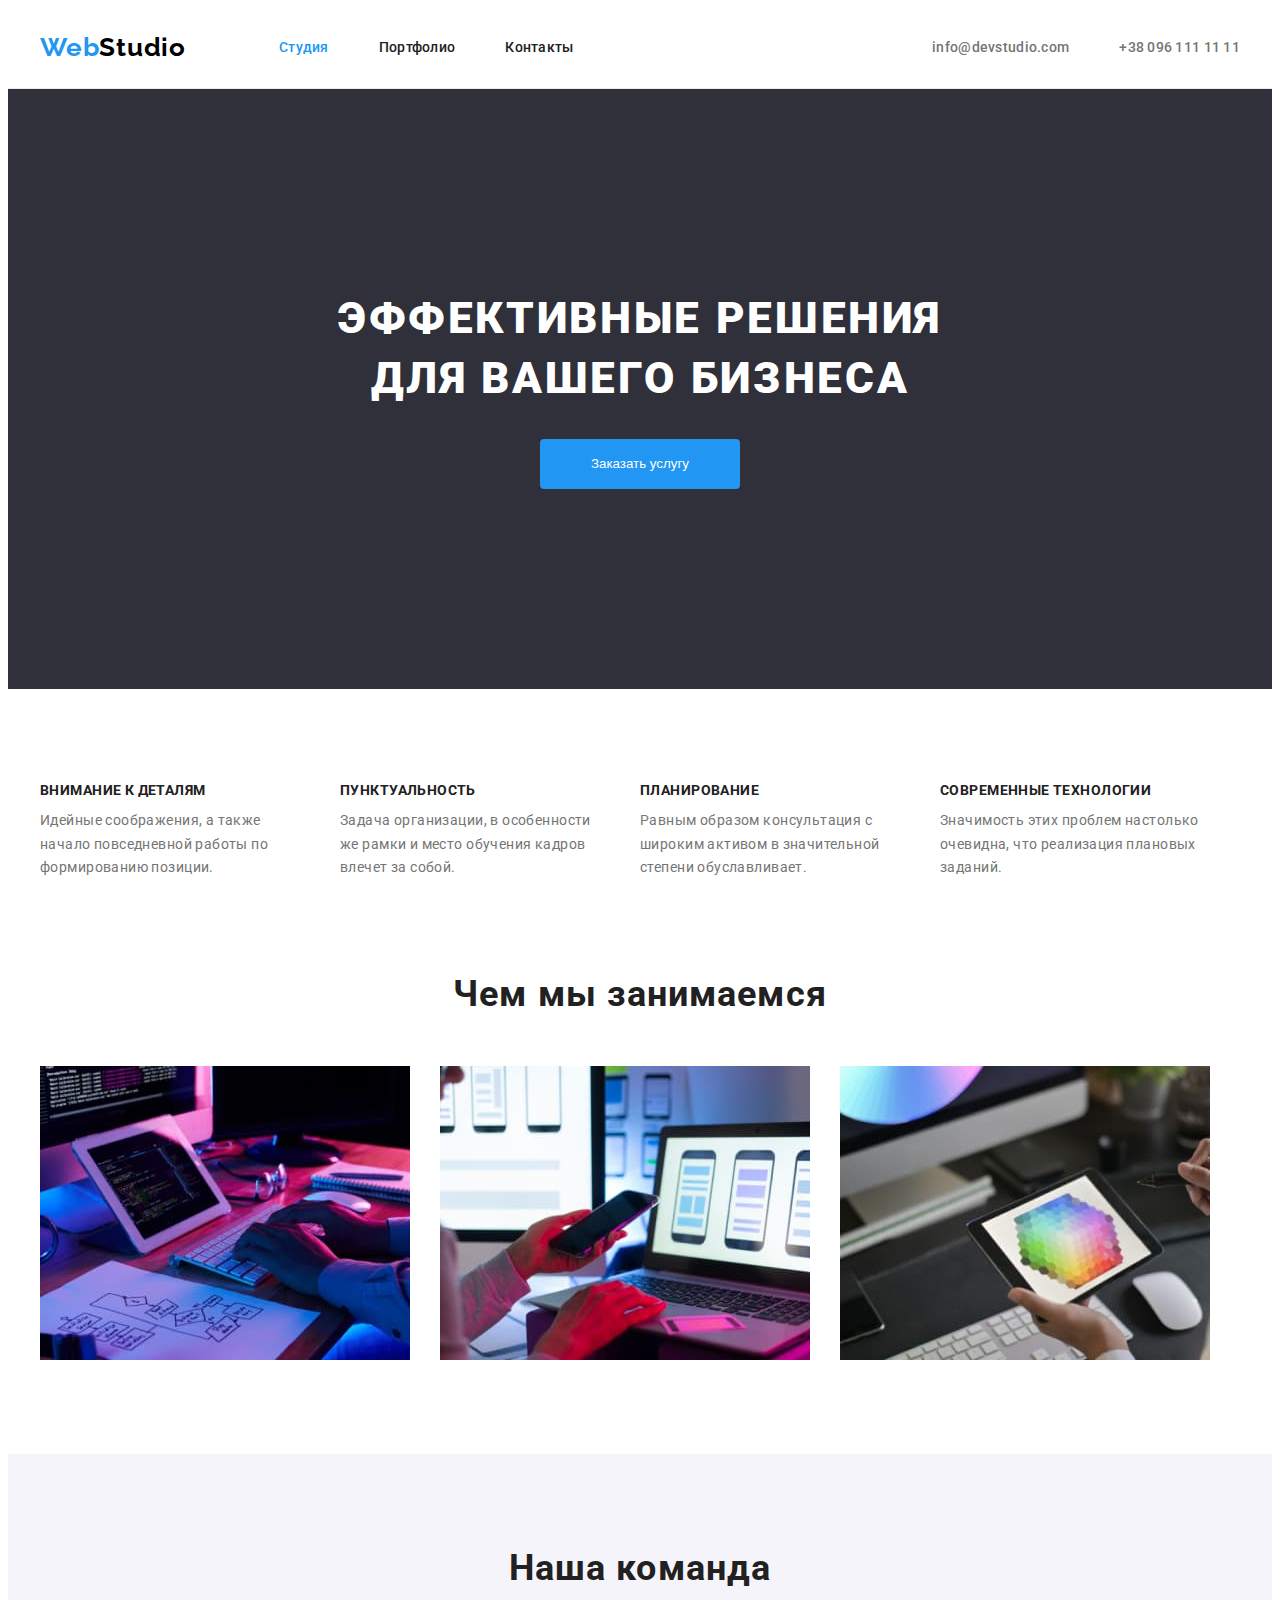
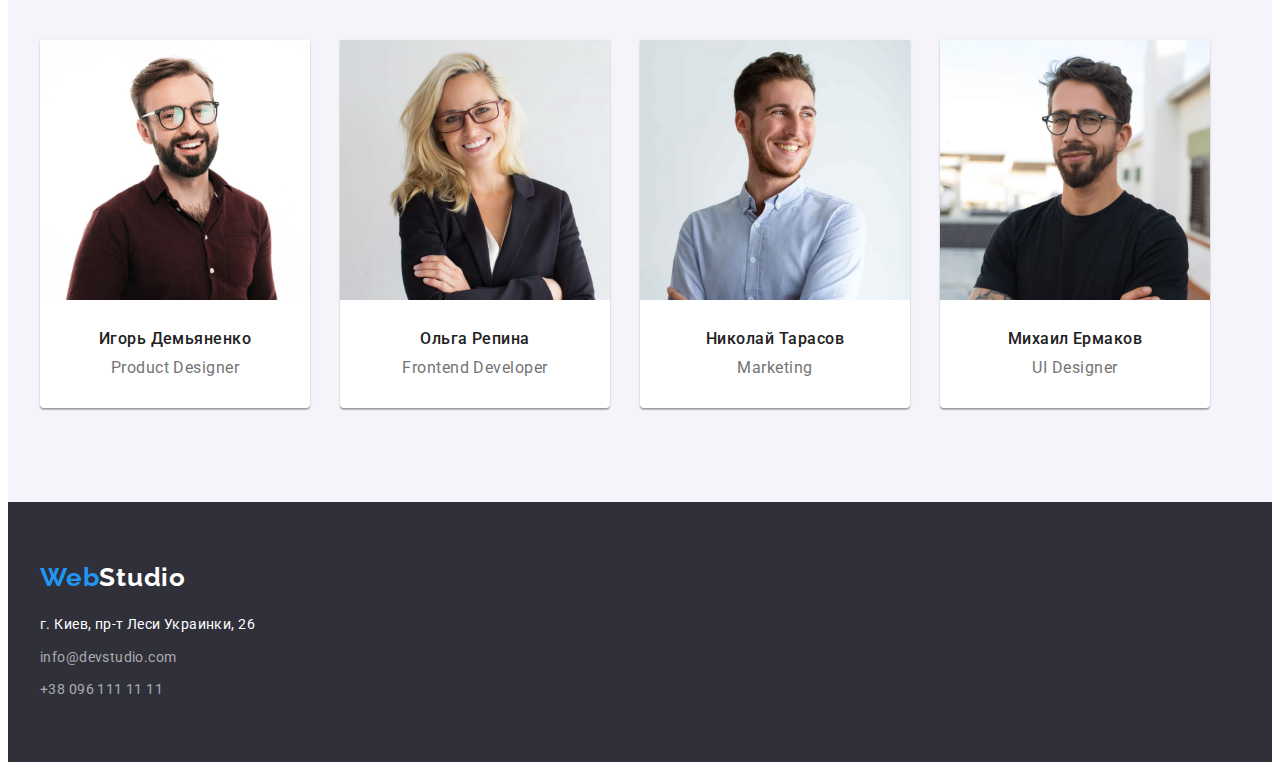
<file: index.html>
<!DOCTYPE html>
<html lang="ru">
<head>
    <meta charset="UTF-8">
    <meta http-equiv="X-UA-Compatible" content="IE=edge">
    <meta name="viewport" content="width=device-width, initial-scale=1.0">
    <meta name="description" content="Web Studio, Заказать Разработку Десктопного приложения, Мобильного приложения. Недорого: Быстро, Качественно, Уникальный Дизайн.">
    <title>Web Studio - Разработка приложений</title>
    <link rel="shortcut icon" href="image/Favicon.png" type="image/x-icon">
    <link rel="stylesheet" href="https://cdnjs.cloudflare.com/ajax/libs/modern-normalize/1.1.0/modern-normalize.min.css"
        integrity="sha512-wpPYUAdjBVSE4KJnH1VR1HeZfpl1ub8YT/NKx4PuQ5NmX2tKuGu6U/JRp5y+Y8XG2tV+wKQpNHVUX03MfMFn9Q=="
        crossorigin="anonymous" referrerpolicy="no-referrer">
    <link rel="preconnect" href="https://fonts.googleapis.com">
    <link rel="preconnect" href="https://fonts.gstatic.com" crossorigin>
    <link href="https://fonts.googleapis.com/css2?family=Raleway:wght@700&family=Roboto:wght@400;500;700;900&display=swap"
        rel="stylesheet">
    <link rel="stylesheet" href="css/style.css">
</head>
<body>

    <!-- Шапка -->

    <header class="header">
        <div class="header-container container ">
    
        <!-- Главная навигация -->
    
            <nav class="navigation">
                <a class="logo" lang="en" href="index.html"><span class="logo-web">Web</span><span
                    class="logo-studio">Studio</span></a>
                <ul class="navigation-list list">
                    <li class="navigation-li"><a class="navigation-link nav" href="index.html">Студия</a></li>
                    <li class="navigation-li"><a class="navigation-link" href="portfolio.html">Портфолио</a></li>
                    <li class="navigation-li"><a class="navigation-link" href="/">Контакты</a></li>
                </ul>
            </nav>
        
            <!-- Связь -->

            <ul class="connection list">
                <li class="connection-li"><a class="navigation-connect" href="mailto:info@devstudio.com">info@devstudio.com</a></li>
                <li class="connection-li"><a class="navigation-connect" href="tel:+380961111111">+38 096 111 11 11</a></li>
            </ul>
        </div>
    </header>

    <!--Блок Герой -->

    <main>
        <section class="hero-section">
            <div class="hero container">
                <h1 class="hero-text">Эффективные решения<br> для вашего бизнеса</h1>
                <button class="button" type="button">Заказать услугу</button>
            </div>
        </section>
        
        <!-- Особенности -->

        <section class="feature-section">
            <div class="container">
                <h2 class="visually-hidden">Особенности</h2> <!-- Скрытый текст -->

                <ul class="item">
                    <li class="item-list list">
                        <h3 class="headline">Внимание к деталям</h3>
                        <p class="text">Идейные соображения, а также начало повседневной работы по формированию позиции.</p>
                    </li>
                    <li class="item-list list">
                        <h3 class="headline">Пунктуальность</h3>
                        <p class="text">Задача организации, в особенности же рамки и место обучения кадров влечет за собой.</p>
                    </li>
                    <li class="item-list list">
                        <h3 class="headline">Планирование</h3>
                        <p class="text">Равным образом консультация с широким активом в значительной степени обуславливает.</p>
                    </li>
                    <li class="item-list list">
                        <h3 class="headline">Современные технологии</h3>
                        <p class="text">Значимость этих проблем настолько очевидна, что реализация плановых заданий.</p>
                    </li>
                </ul>
            </div>
        </section>

        <!-- Чем мы занимаемся -->

        <section class="occupation-section">
            <div class="occupation container">
                <h2 class="heading">Чем мы занимаемся</h2>
                <ul class="heading-list list">
                    <li class="heading-li"><img class="occupation-image" src="./image/doing/desctop.jpg" alt="Десктопные приложения" width="370"></li>
                    <li class="heading-li"><img class="occupation-image" src="./image/doing/mobile.jpg" alt="Мобильные приложения" width="370"></li>
                    <li class="heading-li"><img class="occupation-image" src="./image/doing/disaine.jpg" alt="Дизайнерские решения" width="370"></li>
                </ul>
            </div>
        </section>

        <!-- Наша команда -->

        <section class="command-section">
            <div class="command container">
                <h2 class="command-heading">Наша команда</h2>
                
                <ul class="command-item">

                    <!-- Игорь Демьяненко -->

                    <li class="command-list list">
                        <img  class="command-image" src="./image/comand/igor.jpg" alt="Игорь Демьяненко" width="270">
                        <div class="command-text">
                            <h3 class="command-name">Игорь Демьяненко</h3>
                            <p class="commands-position" lang="en">Product Designer</p>
                        </div>
                    </li>

                    <!-- Ольга Репина -->

                    <li class="command-list list">
                        <img class="command-image" src="./image/comand/olga.jpg" alt="Ольга Репина" width="270">
                        <div class="command-text">
                            <h3 class="command-name">Ольга Репина</h3>
                            <p class="commands-position" lang="en">Frontend Developer</p>
                        </div>
                    </li>
                    
                    <!-- Николай Тарасов -->

                    <li class="command-list list">
                        <img class="command-image" src="./image/comand/nikolay.jpg" alt="Николай Тарасов" width="270">
                        <div class="command-text">
                            <h3 class="command-name">Николай Тарасов</h3>
                            <p class="commands-position" lang="en">Marketing</p> 
                        </div>
                    </li>

                    <!-- Михаил Ермаков -->

                    <li class="command-list list">
                        <img class="command-image" src="./image/comand/mihail.jpg" alt="Михаил Ермаков" width="270">
                        <div class="command-text">
                            <h3 class="command-name">Михаил Ермаков</h3>
                            <p class="commands-position" lang="en">UI Designer</p>
                        </div>
                    </li>
                </ul>
            </div>
        </section>      
    </main>

    <!-- Подвал -->

    <footer class="footer">
        <div class="container">
    
            <!-- Логотип -->
    
            <a class="logo logo-footer" lang="en" href="index.html"><span class="logo-web">Web</span><span
                class="logo-studio-footer">Studio</span></a>
            
    
            <!-- Блок адрес -->
    
            <address class="address">
                <ul class="address-table list">
                    <li class="address-list list">
                        <a class="footer-navigation list"
                            href="https://www.google.com/maps/place/%D0%B1%D1%83%D0%BB.+%D0%9B%D0%B5%D1%81%D0%B8+%D0%A3%D0%BA%D1%80%D0%B0%D0%B8%D0%BD%D0%BA%D0%B8,+26,+%D0%9A%D0%B8%D0%B5%D0%B2,"
                            target="_blank" rel="noreferrer noopeneer">г. Киев, пр-т Леси Украинки, 26</a>
                    </li>
                    <li class="address-list list">
                        <a class="footer-connect list" href="mailto:info@devstudio.com">info@devstudio.com</a>
                    </li>
                    <li class="address-list list">
                        <a class="footer-connect list" href="tel:+380961111111">+38 096 111 11 11</a>
                    </li>
                </ul>
            </address>
        </div>
    </footer>
</body>
</html>
</file>
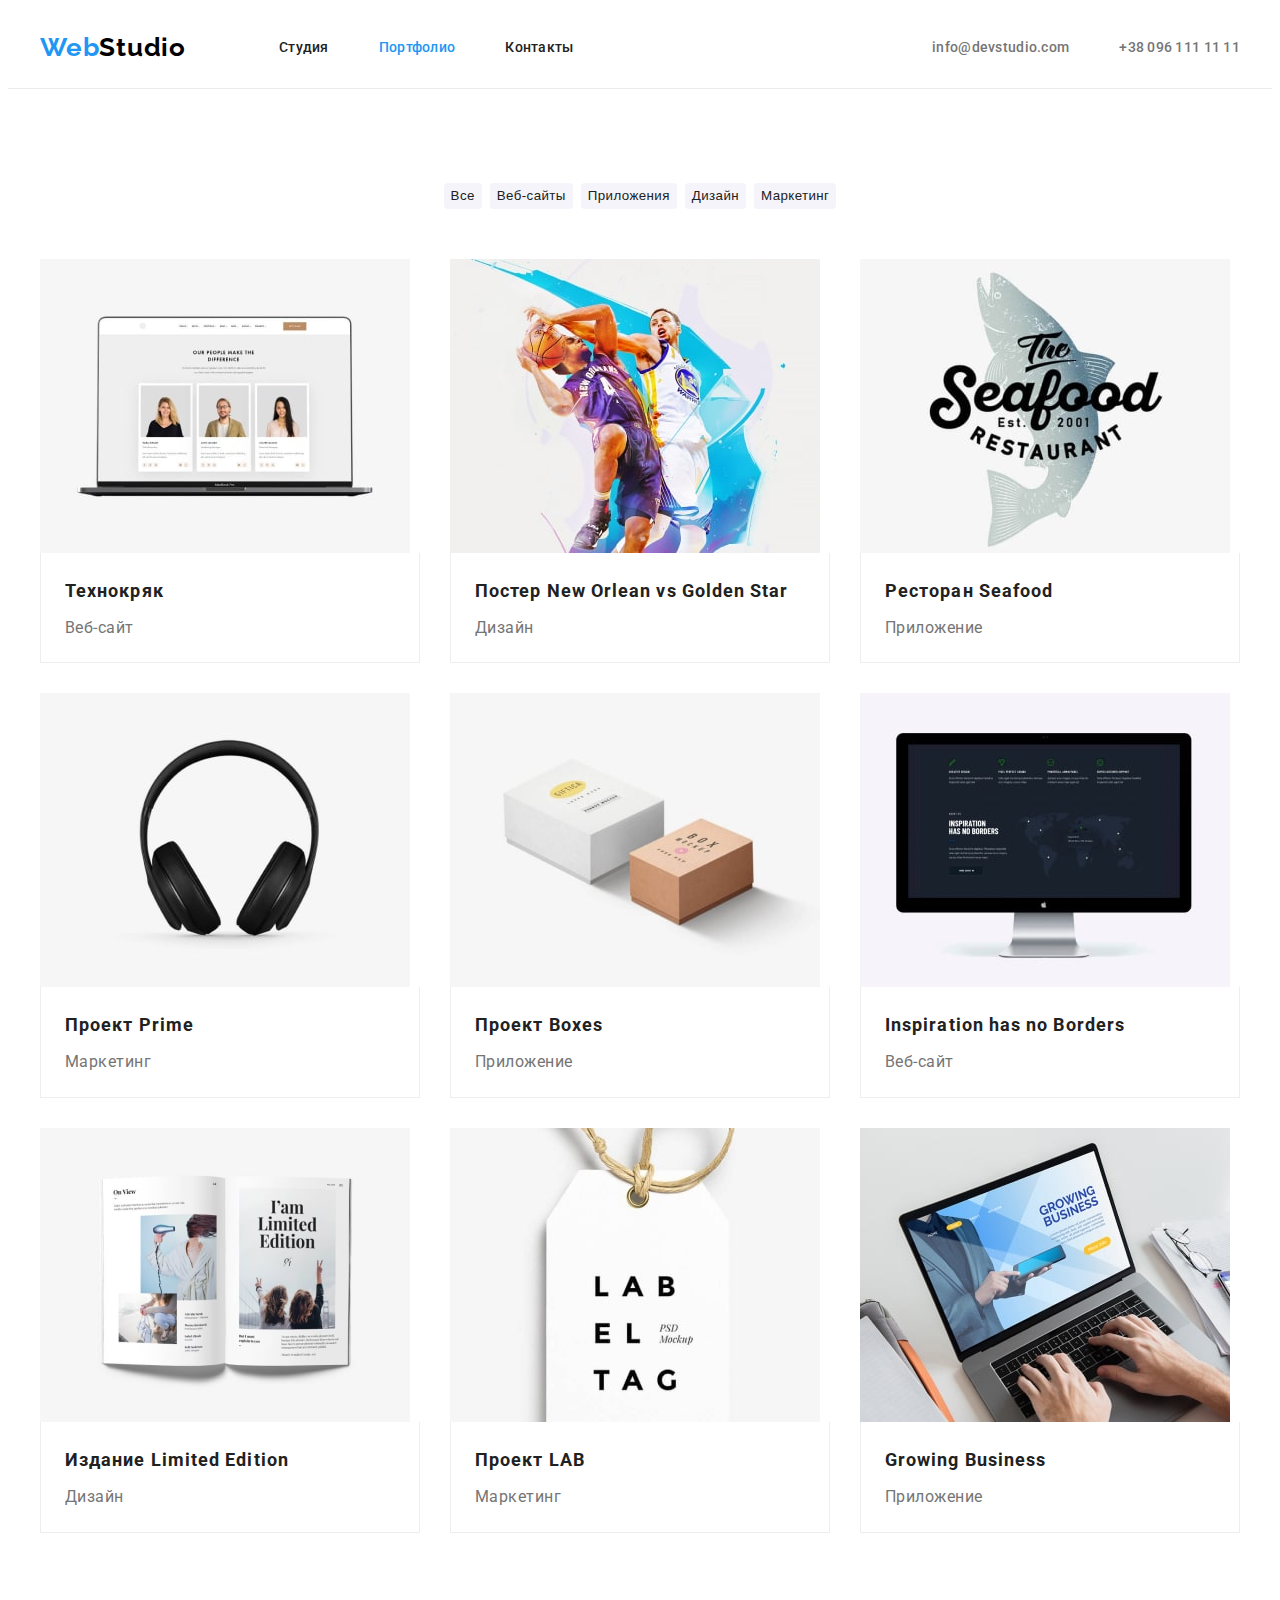
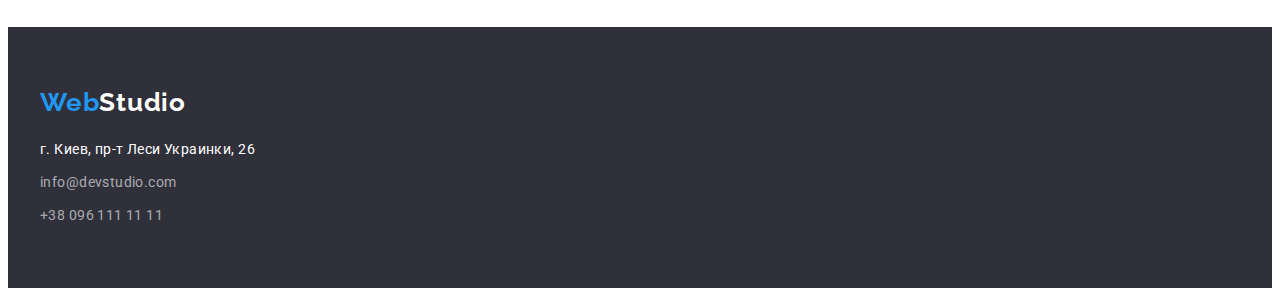
<file: portfolio.html>
<!DOCTYPE html>
<html lang="ru">
<head>
    <meta charset="UTF-8">
    <meta http-equiv="X-UA-Compatible" content="IE=edge">
    <meta name="viewport" content="width=device-width, initial-scale=1.0">
    <meta name="description" content="Web Studio, Заказать Разработку Десктопного приложения, Мобильного приложения. Недорого: Быстро, Качественно, Уникальный Дизайн.">
    <title>Web Studio - Разработка приложений</title>
    <link rel="shortcut icon" href="image/Favicon.png" type="image/x-icon">
    <link rel="stylesheet" href="https://cdnjs.cloudflare.com/ajax/libs/modern-normalize/1.1.0/modern-normalize.min.css"
        integrity="sha512-wpPYUAdjBVSE4KJnH1VR1HeZfpl1ub8YT/NKx4PuQ5NmX2tKuGu6U/JRp5y+Y8XG2tV+wKQpNHVUX03MfMFn9Q=="
        crossorigin="anonymous" referrerpolicy="no-referrer">
    <link rel="preconnect" href="https://fonts.googleapis.com">
    <link rel="preconnect" href="https://fonts.gstatic.com" crossorigin>
    <link href="https://fonts.googleapis.com/css2?family=Raleway:wght@700&family=Roboto:wght@400;500;700;900&display=swap"
        rel="stylesheet">
    <link rel="stylesheet" href="css/style.css">
</head>
<body>
    
    <!-- Шапка -->

    <header class="header">
        <div class="header-container container ">
    
            <!-- Главная навигация -->
    
            <nav class="navigation">
                <a class="logo" lang="en" href="index.html"><span class="logo-web">Web</span><span
                    class="logo-studio">Studio</span></a>
                <ul class="navigation-list list">
                    <li class="navigation-li"><a class="navigation-link" href="index.html">Студия</a></li>
                    <li class="navigation-li"><a class="navigation-link nav" href="portfolio.html">Портфолио</a></li>
                    <li class="navigation-li"><a class="navigation-link" href="/">Контакты</a></li>
                </ul>
            </nav>
    
            <!-- Связь -->
            <ul class="connection list">
                <li class="connection-li"><a class="navigation-connect"
                        href="mailto:info@devstudio.com">info@devstudio.com</a></li>
                <li class="connection-li"><a class="navigation-connect" href="tel:+380961111111">+38 096 111 11 11</a></li>
            </ul>
        </div>
    </header>

            <!-- Портфолио -->
    <main>
        <section class="portfolio ">
            <div class="container">
                <h1 class="visually-hidden">Портфолио</h1>   <!-- Скрытый, для семантики -->

                <!-- Фильтры портфлио -->

            <ul class="filtre list">
                <li class="filtre-btn"><button class="filtre-list" name="button">Все</button></li>
                <li class="filtre-btn"><button class="filtre-list" name="button">Веб-сайты</button></li>
                <li class="filtre-btn"><button class="filtre-list" name="button">Приложения</button></li>
                <li class="filtre-btn"><button class="filtre-list" name="button">Дизайн</button></li>
                <li class="filtre-btn"><button class="filtre-list" name="button">Маркетинг</button></li>
            </ul>

                <!-- Портфолио-Все  -->

            <ul class="content list">

                <!-- Технокряк -->

                <li class="content-list">                            
                    <img class="image" src="./image/portfolio/tehnokryak.jpg" alt="Технокряк" width="370">
                    <div class="box">
                        <h2 class="caption">Технокряк</h2>
                        <p class="subtitle">Веб-сайт</p>
                    </div>
                </li>

                <!-- Постер New Orlean vs Golden Star -->

                <li class="content-list">
                    <img class="image" src="./image/portfolio/Poster-Ne-Orlean-vs-Golden-Star.jpg" alt="Постер New Orlean vs Golden Star" width="370">
                    <div class="box">
                        <h2 class="caption" lang="en">Постер New Orlean vs Golden Star</h2>
                        <p class="subtitle">Дизайн</p>
                    </div>                        
                </li>
                    
                <!-- Ресторан Seafood -->

                <li class="content-list">
                    <img class="image" src="./image/portfolio/Restoran-Seafood.jpg" alt="Ресторан Seafood" width="370">
                    <div class="box">
                        <h2 class="caption" lang="en">Ресторан Seafood</h2>
                        <p class="subtitle">Приложение</p>
                    </div>
                </li>

                <!-- Проект Prime -->

                <li class="content-list">
                    <img class="image" src="./image/portfolio/Proekt-Prime.jpg" alt="Проект Prime" width="370">
                    <div class="box">
                        <h2 class="caption" lang="en">Проект Prime</h2>
                        <p class="subtitle">Маркетинг</p>
                    </div>
                </li>

                <!-- Проект Boxes -->

                <li class="content-list">
                    <img class="image" src="./image/portfolio/Proekt-Boxes.jpg" alt="Проект Boxes" width="370">
                    <div class="box">
                        <h2 class="caption" lang="en">Проект Boxes</h2>
                        <p class="subtitle">Приложение</p>
                    </div>
                </li>
                    
                <!-- Inspiration has no Borders -->

                <li class="content-list">
                    <img class="image" src="./image/portfolio/Inspiration-has-no-Borders.jpg" alt="Inspiration has no Borders" width="370">
                    <div class="box">
                        <h2 class="caption" lang="en">Inspiration has no Borders</h2>
                        <p class="subtitle">Веб-сайт</p>
                    </div>                
                </li>

                <!-- Издание Limited Edition -->

                <li class="content-list">
                    <img class="image" src="./image/portfolio/Izdanie-Limited-Edition.jpg" alt="Издание Limited Edition" width="370">
                    <div class="box">
                        <h2 class="caption" lang="en">Издание Limited Edition</h2>
                        <p class="subtitle">Дизайн</p>
                    </div>            
                </li>
                    
                <!-- Проект LAB -->

                <li class="content-list">
                    <img class="image" src="./image/portfolio/Proekt-LAB.jpg" alt="Проект LAB" width="370">
                    <div class="box">
                        <h2 class="caption" lang="en">Проект LAB</h2>
                        <p class="subtitle">Маркетинг</p>
                    </div>
                </li>

                <!-- Growing Business -->

                <li class="content-list">
                    <img class="image" src="./image/portfolio/Growing-Business.jpg" alt="Growing Business" width="370">
                    <div class="box">
                        <h2 class="caption" lang="en">Growing Business</h2>
                        <p class="subtitle">Приложение</p>
                    </div>
                </li>
            </ul>    
            </div>
        </section>
    </main>

    <!-- Подвал -->

    <footer class="footer">
        <div class="container">

            <!-- Логотип -->
    
            <a class="logo logo-footer" lang="en" href="index.html"><span class="logo-web">Web</span><span
                class="logo-studio-footer">Studio</span></a>
            
                <!-- Блок адрес -->
                
            <address class="address">
                <ul class="address-table list">
                    <li class="address-list list">
                        <a class="footer-navigation list"
                            href="https://www.google.com/maps/place/%D0%B1%D1%83%D0%BB.+%D0%9B%D0%B5%D1%81%D0%B8+%D0%A3%D0%BA%D1%80%D0%B0%D0%B8%D0%BD%D0%BA%D0%B8,+26,+%D0%9A%D0%B8%D0%B5%D0%B2,"
                            target="_blank" rel="noreferrer noopeneer">г. Киев, пр-т Леси Украинки, 26</a>
                    </li>
                    <li class="address-list list">
                        <a class="footer-connect list" href="mailto:info@devstudio.com">info@devstudio.com</a>
                    </li>
                    <li class="address-list list">
                        <a class="footer-connect list" href="tel:+380961111111">+38 096 111 11 11</a>
                    </li>
                </ul>
            </address>
        </div>
    </footer>
</body>
</html>
</file>
<file: css/style.css>
:root {
  --page-text: #212121;
  --primary-text-color: #757575;
  --secondary-text-color: #2196f3;
  --third-text-color: #ffffff;
  --primary-background-color: #ffffff;
  --secondary-background-color: #f5f4fa;
}

body {
  font-family: 'Roboto', sans-serif;
  background: var(--primary-background-color);
  color: var(--page-text);
  font-size: 16px;
  font-style: normal;
}

h1,
h2,
h3,
h4,
h5,
h6,
p {
  margin: 0;
}

ul {
  margin: 0;
  padding: 0;
}

img {
  display: block;
}

/* ----------------Шапка--------------- */

/* ---Логотип--- */

.header {
  background-color: var(--primary-background-color);
  border-bottom: 1px solid #ececec;
}

.header-container {
  display: flex;
  align-items: center;
}

/* ---Контейнер--- */

.container {
  width: 1200px;
  margin: 0 auto;
  padding: 0 15px;
}

.logo {
  font-family: 'Raleway', sans-serif;
  text-decoration: none;
  font-weight: 700;
  font-size: 26px;
  line-height: 1.192;
  letter-spacing: 0.03em;

  display: block;
  margin-right: 93px;
}

.logo-web {
  color: var(--secondary-text-color);
}

.logo-studio {
  color: #000000;
}

/* ---Навигация--- */

.navigation {
  display: flex;
  align-items: center;
}

.navigation-list {
  display: flex;
}

/* Сброс стилей */

.list {
  list-style: none;
  text-decoration: none;
  font-style: normal;
}

.navigation-li:not(:last-child) {
  margin-right: 50px;
}

.navigation-link {
  color: var(--page-text);
  text-decoration: none;
  font-weight: 500;
  font-size: 14px;
  line-height: 1.14;
  letter-spacing: 0.02em;

  display: block;
  padding: 32px 0;
}

.nav {
  color: var(--secondary-text-color);
}

.navigation-link:hover,
.navigation-link:focus {
  color: var(--secondary-text-color);
}

/* ---Связь--- */

.connection {
  display: flex;
  margin-left: auto;
}

.connection-li + .connection-li {
  margin-left: 50px;
}

.navigation-connect {
  color: var(--primary-text-color);
  text-decoration: none;
  font-weight: 500;
  font-size: 14px;
  line-height: 1.14;
  letter-spacing: 0.02em;

  display: block;
  padding: 16px 0;
}

.navigation-connect:hover,
.navigation-connect:focus {
  color: var(--secondary-text-color);
}

/* --------------Блок герой--------------- */

.hero-section {
  text-align: center;
  background-color: #2f303a;
  padding-top: 200px;
  padding-bottom: 200px;
}

.hero {
  margin-right: auto;
  margin-left: auto;
}

.hero-text {
  color: var(--third-text-color);
  font-weight: 900;
  font-size: 44px;
  line-height: 1.36;
  text-align: center;
  letter-spacing: 0.06em;
  text-transform: uppercase;

  margin-bottom: 30px;
  margin-left: auto;
  margin-right: auto;
  max-width: 696px;
}

.button {
  color: var(--third-text-color);
  background-color: var(--secondary-text-color);
  border: 1px solid transparent;
  border-radius: 4px;
  cursor: pointer;
  height: 50px;
  min-width: 200px;
  text-align: center;
  padding: 10px 32px;
}

.button:hover,
.button:focus,
.button:active {
  background-color: #188ce8;
}

/* ---------------Особенности----------- */

/* скрытый текст Особенности */

.visually-hidden {
  position: absolute;
  width: 1px;
  height: 1px;
  margin: -1px;
  padding: 0;
  overflow: hidden;
  border: 0;
  clip: rect(0 0 0 0);
}

.feature-section {
  padding-top: 94px;
  padding-bottom: 94px;
  background-color: var(--primary-background-color);
}

.item {
  display: flex;
}

.item-list {
  width: 270px;
}

.item-list:not(:last-child) {
  margin-right: 30px;
}

.headline {
  color: var(--page-text);
  font-weight: 700;
  font-size: 14px;
  line-height: 1.14;
  letter-spacing: 0.03em;
  text-transform: uppercase;
  margin-bottom: 10px;
}

.text {
  color: var(--primary-text-color);
  font-size: 14px;
  line-height: 1.71;
  letter-spacing: 0.03em;
}

/* -------------Чем мы занимаемся----------- */

.occupation-section {
  margin-right: auto;
  margin-left: auto;
  background-color: var(--primary-background-color);
  padding-bottom: 94px;
}

.heading {
  font-weight: 700;
  font-size: 36px;
  line-height: 1.16;
  text-align: center;
  letter-spacing: 0.03em;

  display: block;
  margin-bottom: 50px;
}

.heading-list {
  display: flex;
}

.heading-li {
  width: 370px;
}

.heading-li:not(:last-child) {
  margin-right: 30px;
}

.occupation-image {
  display: block;
  max-width: 100%;
}

/* ---------------Наша команда-------------- */

.command-section {
  background-color: var(--secondary-background-color);
  margin-right: auto;
  margin-left: auto;
  padding: 94px 0;
}

/* .command {
  margin: 0 auto;
} */

.command-heading {
  color: var(--page-text);
  font-weight: 700;
  font-size: 36px;
  line-height: 1.16;
  text-align: center;
  letter-spacing: 0.03em;

  display: block;
  margin-bottom: 50px;
}

.command-item {
  display: flex;
}

.command-list {
  width: 270px;
  border-radius: 0px 0px 4px 4px;
  box-shadow: 0px 1px 3px rgba(0, 0, 0, 0.12), 0px 1px 1px rgba(0, 0, 0, 0.14),
    0px 2px 1px rgba(0, 0, 0, 0.2);
  background-color: var(--primary-background-color);
}

.command-list:not(:last-child) {
  margin-right: 30px;
}

.command-image {
  max-width: 100%;
}

.command-text {
  padding: 30px 0;
}

.command-name {
  color: var(--page-text);
  font-weight: 500;
  font-size: 16px;
  line-height: 1.18;
  text-align: center;
  letter-spacing: 0.03em;
  margin-bottom: 10px;
  display: block;
}

.commands-position {
  color: var(--primary-text-color);
  font-size: 16px;
  line-height: 1.18;
  text-align: center;
  letter-spacing: 0.03em;
  display: block;
}

/* --------------Портфолио------------ */

.portfolio {
  margin-right: auto;
  margin-left: auto;
  background-color: var(--primary-background-color);
  padding-top: 94px;
  padding-bottom: 94px;
}

.filtre {
  display: flex;
  justify-content: center;
  margin-bottom: 50px;
}

.filtre-btn:not(:last-child) {
  margin-right: 8px;
}

.filtre-list {
  color: var(--page-text);
  border: 1px solid transparent;
  background-color: #f5f4fa;
  border-radius: 4px;
  font-weight: 500;
  line-height: 1.62;
  text-align: center;
  letter-spacing: 0.03em;
  cursor: pointer;
}

.filtre-list:hover,
.filtre-list:focus {
  color: var(--third-text-color);
  background-color: #2196f3;
}

/* ---Портфолио-Все--- */

.content {
  display: flex;
  flex-wrap: wrap;

  margin-top: -30px;
  margin-bottom: 0;
  margin-left: -30px;
}

.content > .content-list {
  flex-basis: calc(100% / 3 - 30px);
  margin-top: 30px;
  margin-left: 30px;
}

.image {
  max-width: 370px;
}

.box {
  padding: 20px 24px;
  border-left: 1px solid #eeeeee;
  border-right: 1px solid #eeeeee;
  border-bottom: 1px solid #eeeeee;
}

.caption {
  color: var(--page-text);
  font-weight: 700;
  font-size: 18px;
  line-height: 2;
  letter-spacing: 0.06em;
}

.subtitle {
  color: var(--primary-text-color);
  line-height: 1.87;
  letter-spacing: 0.03em;
  margin-top: 4px;
}

/* ---------------Подвал -------------*/

.footer {
  background-color: #2f303a;
  margin-right: auto;
  margin-left: auto;
  padding-top: 60px;
  padding-bottom: 60px;
}

/* ---Логотип--- */

.logo-footer {
  max-width: 145px;
}

.logo-studio-footer {
  color: #ffffff;
}

/* ---Блок адрес--- */

.address {
  margin-top: 20px;
}

.address-list:not(:last-child) {
  margin-bottom: 9px;
}

.footer-navigation {
  color: var(--third-text-color);
  font-size: 14px;
  line-height: 1.71;
  letter-spacing: 0.03em;
}

.footer-navigation:hover,
.footer-navigation:focus {
  color: var(--secondary-text-color);
}

.footer-connect {
  color: rgb(255, 255, 255, 0.6);
  font-size: 14px;
  line-height: 1.71;
  letter-spacing: 0.03em;
}

.footer-connect:hover,
.footer-connect:focus {
  color: var(--secondary-text-color);
}
</file>
